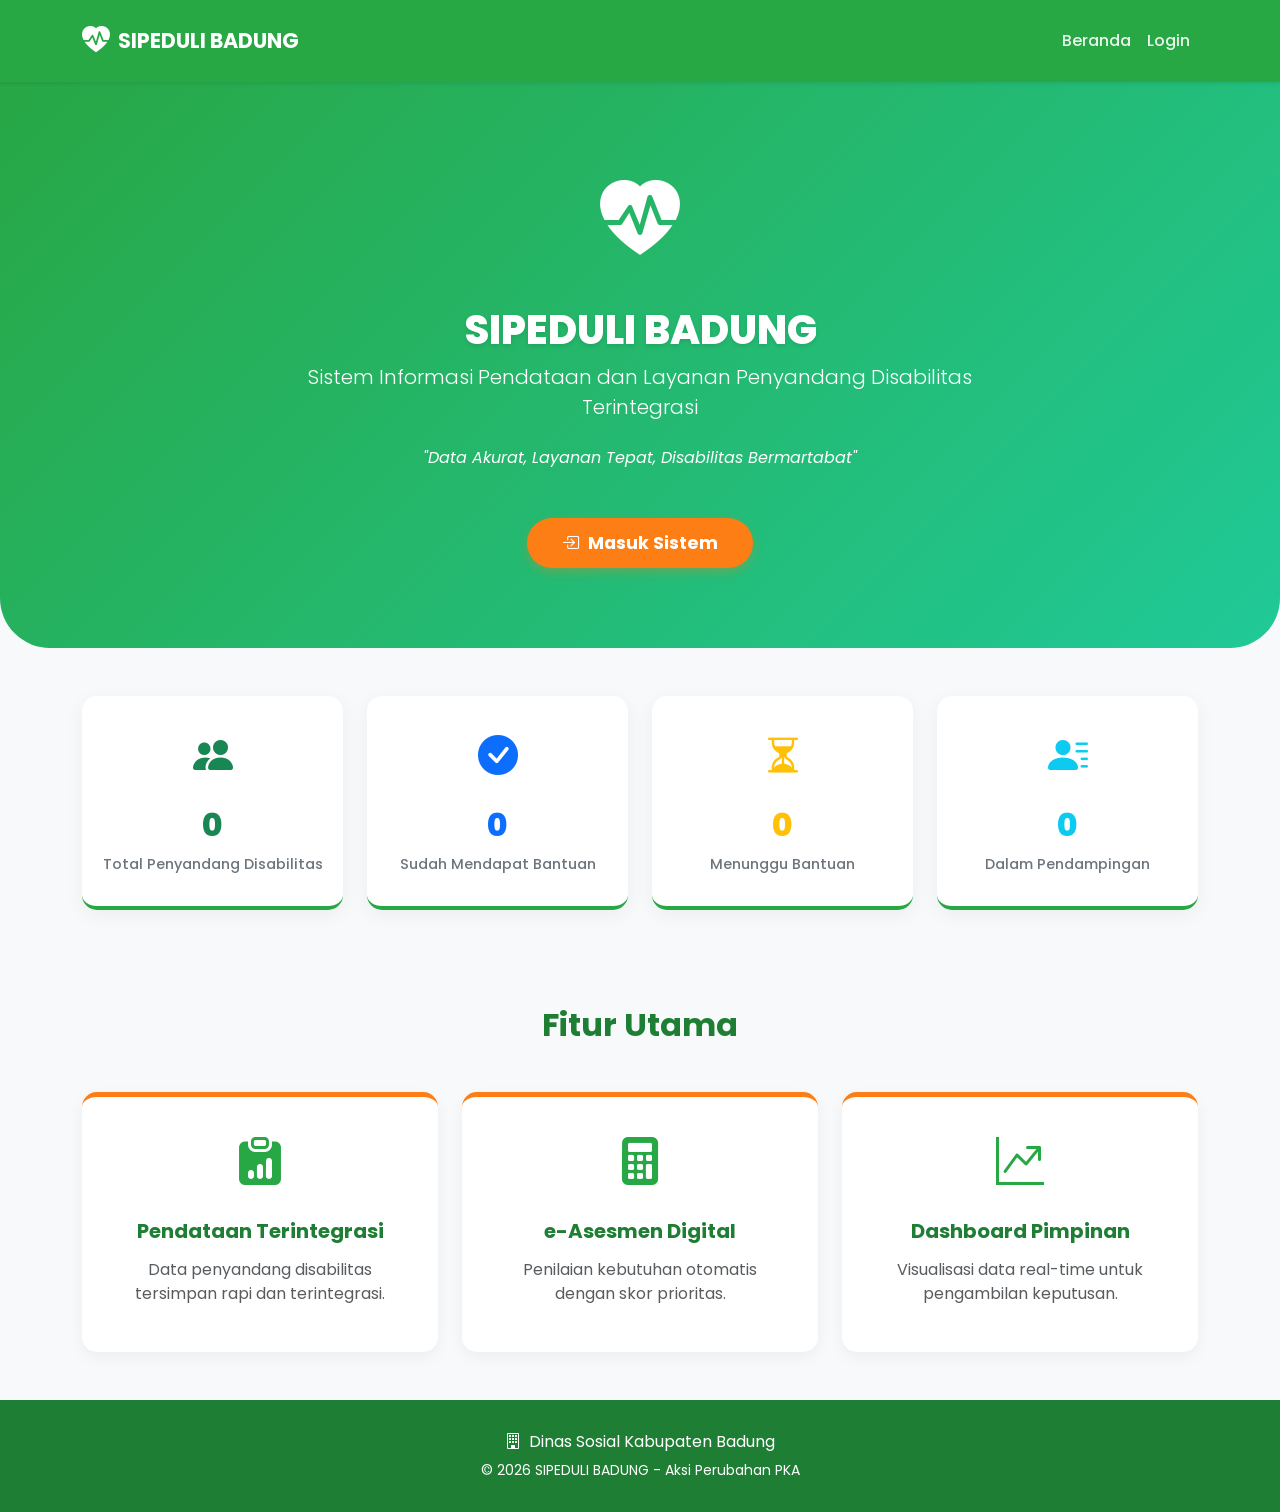
<file: index.html>
<!DOCTYPE html>
<html lang="id">
<head>
    <meta charset="UTF-8">
    <meta name="viewport" content="width=device-width, initial-scale=1.0">
    <title>SIPEDULI BADUNG - Beranda</title>
    <link href="https://cdn.jsdelivr.net/npm/bootstrap@5.3.0/dist/css/bootstrap.min.css" rel="stylesheet">
    <link href="https://cdn.jsdelivr.net/npm/bootstrap-icons@1.10.5/font/bootstrap-icons.css" rel="stylesheet">
    <link href="https://fonts.googleapis.com/css2?family=Poppins:wght@300;400;600;700&display=swap" rel="stylesheet">
    <style>
        :root {
            --primary-green: #28a745;
            --dark-green: #1e7e34;
            --primary-orange: #fd7e14;
            --dark-orange: #e56b00;
            --light-bg: #f8f9fa;
        }
        body { font-family: 'Poppins', sans-serif; background-color: var(--light-bg); }
        .navbar { background-color: var(--primary-green) !important; padding: 15px 0; }
        .navbar-brand { font-weight: 700; color: white !important; font-size: 1.3rem; }
        .nav-link { color: rgba(255,255,255,0.9) !important; font-weight: 500; }
        .nav-link:hover { color: var(--primary-orange) !important; }
        .hero-section {
            background: linear-gradient(135deg, var(--primary-green) 0%, #20c997 100%);
            color: white; padding: 80px 0; border-bottom-right-radius: 50px; border-bottom-left-radius: 50px;
        }
        .hero-title { font-size: 2.5rem; font-weight: 800; text-shadow: 0 2px 4px rgba(0,0,0,0.1); }
        .btn-login-hero {
            background-color: var(--primary-orange); color: white; border: none;
            padding: 12px 35px; border-radius: 30px; font-weight: 700; font-size: 1.1rem;
            transition: all 0.3s ease; box-shadow: 0 4px 10px rgba(253, 126, 20, 0.3);
        }
        .btn-login-hero:hover {
            background-color: var(--dark-orange); transform: translateY(-3px);
            color: white; box-shadow: 0 8px 15px rgba(253, 126, 20, 0.4);
        }
        .stat-card {
            background: white; border-radius: 15px; padding: 30px 20px; text-align: center;
            box-shadow: 0 5px 20px rgba(0,0,0,0.05); transition: transform 0.3s ease;
            border-bottom: 4px solid var(--primary-green); height: 100%;
        }
        .stat-card:hover { transform: translateY(-5px); box-shadow: 0 10px 25px rgba(0,0,0,0.1); }
        .stat-icon { font-size: 2.5rem; margin-bottom: 15px; }
        .stat-number { font-size: 2rem; font-weight: 800; margin-bottom: 5px; }
        .stat-label { color: #6c757d; font-size: 0.9rem; font-weight: 500; }
        .feature-card {
            background: white; border-radius: 15px; padding: 30px; text-align: center;
            box-shadow: 0 5px 15px rgba(0,0,0,0.05); height: 100%;
            border-top: 5px solid var(--primary-orange); transition: transform 0.3s ease;
        }
        .feature-card:hover { transform: translateY(-5px); }
        .feature-icon { font-size: 3rem; color: var(--primary-green); margin-bottom: 20px; }
        .feature-title { font-weight: 700; color: var(--dark-green); margin-bottom: 15px; }
        footer { background-color: var(--dark-green); color: white; padding: 30px 0; text-align: center; }
    </style>
</head>
<body>
    <nav class="navbar navbar-expand-lg navbar-dark shadow-sm sticky-top">
        <div class="container">
            <a class="navbar-brand d-flex align-items-center" href="index.html">
                <i class="bi bi-heart-pulse-fill me-2 fs-3"></i>SIPEDULI BADUNG
            </a>
            <button class="navbar-toggler" type="button" data-bs-toggle="collapse" data-bs-target="#navbarNav">
                <span class="navbar-toggler-icon"></span>
            </button>
            <div class="collapse navbar-collapse justify-content-end" id="navbarNav">
                <ul class="navbar-nav">
                    <li class="nav-item"><a class="nav-link active" href="index.html">Beranda</a></li>
                    <li class="nav-item"><a class="nav-link" href="login.html">Login</a></li>
                </ul>
            </div>
        </div>
    </nav>

    <section class="hero-section text-center">
        <div class="container">
            <div class="row justify-content-center">
                <div class="col-lg-8">
                    <div class="mb-4"><i class="bi bi-heart-pulse-fill" style="font-size: 5rem; color: white;"></i></div>
                    <h1 class="hero-title">SIPEDULI BADUNG</h1>
                    <p class="lead mb-4">Sistem Informasi Pendataan dan Layanan Penyandang Disabilitas Terintegrasi</p>
                    <p class="mb-5 fst-italic">"Data Akurat, Layanan Tepat, Disabilitas Bermartabat"</p>
                    <a href="login.html" class="btn btn-login-hero btn-lg">
                        <i class="bi bi-box-arrow-in-right me-2"></i>Masuk Sistem
                    </a>
                </div>
            </div>
        </div>
    </section>

    <section class="py-5">
        <div class="container">
            <div class="row g-4 justify-content-center">
                <div class="col-md-3 col-6">
                    <div class="stat-card">
                        <div class="stat-icon text-success"><i class="bi bi-people-fill"></i></div>
                        <div class="stat-number text-success" id="statTotal">0</div>
                        <div class="stat-label">Total Penyandang Disabilitas</div>
                    </div>
                </div>
                <div class="col-md-3 col-6">
                    <div class="stat-card">
                        <div class="stat-icon text-primary"><i class="bi bi-check-circle-fill"></i></div>
                        <div class="stat-number text-primary" id="statBantuan">0</div>
                        <div class="stat-label">Sudah Mendapat Bantuan</div>
                    </div>
                </div>
                <div class="col-md-3 col-6">
                    <div class="stat-card">
                        <div class="stat-icon text-warning"><i class="bi bi-hourglass-split"></i></div>
                        <div class="stat-number text-warning" id="statMenunggu">0</div>
                        <div class="stat-label">Menunggu Bantuan</div>
                    </div>
                </div>
                <div class="col-md-3 col-6">
                    <div class="stat-card">
                        <div class="stat-icon text-info"><i class="bi bi-person-lines-fill"></i></div>
                        <div class="stat-number text-info" id="statPendampingan">0</div>
                        <div class="stat-label">Dalam Pendampingan</div>
                    </div>
                </div>
            </div>
        </div>
    </section>

    <section class="py-5 bg-light">
        <div class="container">
            <h2 class="text-center fw-bold mb-5" style="color: var(--dark-green);">Fitur Utama</h2>
            <div class="row g-4">
                <div class="col-md-4">
                    <div class="feature-card">
                        <div class="feature-icon"><i class="bi bi-clipboard-data-fill"></i></div>
                        <h5 class="feature-title">Pendataan Terintegrasi</h5>
                        <p class="text-muted">Data penyandang disabilitas tersimpan rapi dan terintegrasi.</p>
                    </div>
                </div>
                <div class="col-md-4">
                    <div class="feature-card">
                        <div class="feature-icon"><i class="bi bi-calculator-fill"></i></div>
                        <h5 class="feature-title">e-Asesmen Digital</h5>
                        <p class="text-muted">Penilaian kebutuhan otomatis dengan skor prioritas.</p>
                    </div>
                </div>
                <div class="col-md-4">
                    <div class="feature-card">
                        <div class="feature-icon"><i class="bi bi-graph-up-arrow"></i></div>
                        <h5 class="feature-title">Dashboard Pimpinan</h5>
                        <p class="text-muted">Visualisasi data real-time untuk pengambilan keputusan.</p>
                    </div>
                </div>
            </div>
        </div>
    </section>

    <footer>
        <div class="container">
            <p class="mb-1"><i class="bi bi-building me-2"></i>Dinas Sosial Kabupaten Badung</p>
            <small>&copy; 2026 SIPEDULI BADUNG - Aksi Perubahan PKA</small>
        </div>
    </footer>

    <script src="https://cdn.jsdelivr.net/npm/bootstrap@5.3.0/dist/js/bootstrap.bundle.min.js"></script>
    <script src="assets/js/helper.js"></script>
    <script>
        async function loadStatistics() {
            try {
                if (typeof getStats !== 'function') {
                    console.warn('Fungsi getStats belum tersedia');
                    document.getElementById('statTotal').textContent = '1256';
                    document.getElementById('statBantuan').textContent = '847';
                    document.getElementById('statMenunggu').textContent = '312';
                    document.getElementById('statPendampingan').textContent = '97';
                    return;
                }
                
                const result = await getStats();
                console.log('Hasil stats:', result);
                
                if (result && result.success && result.data) {
                    document.getElementById('statTotal').textContent = result.data.totalDisabilitas || 0;
                    document.getElementById('statBantuan').textContent = result.data.sudahBantuan || 0;
                    document.getElementById('statMenunggu').textContent = result.data.menungguBantuan || 0;
                    document.getElementById('statPendampingan').textContent = result.data.dalamPendampingan || 0;
                } else {
                    document.getElementById('statTotal').textContent = '0';
                    document.getElementById('statBantuan').textContent = '0';
                    document.getElementById('statMenunggu').textContent = '0';
                    document.getElementById('statPendampingan').textContent = '0';
                }
            } catch (error) {
                console.error('Error loading statistics:', error);
                document.getElementById('statTotal').textContent = '0';
                document.getElementById('statBantuan').textContent = '0';
                document.getElementById('statMenunggu').textContent = '0';
                document.getElementById('statPendampingan').textContent = '0';
            }
        }
        document.addEventListener('DOMContentLoaded', loadStatistics);
    </script>
</body>
</html>
</file>
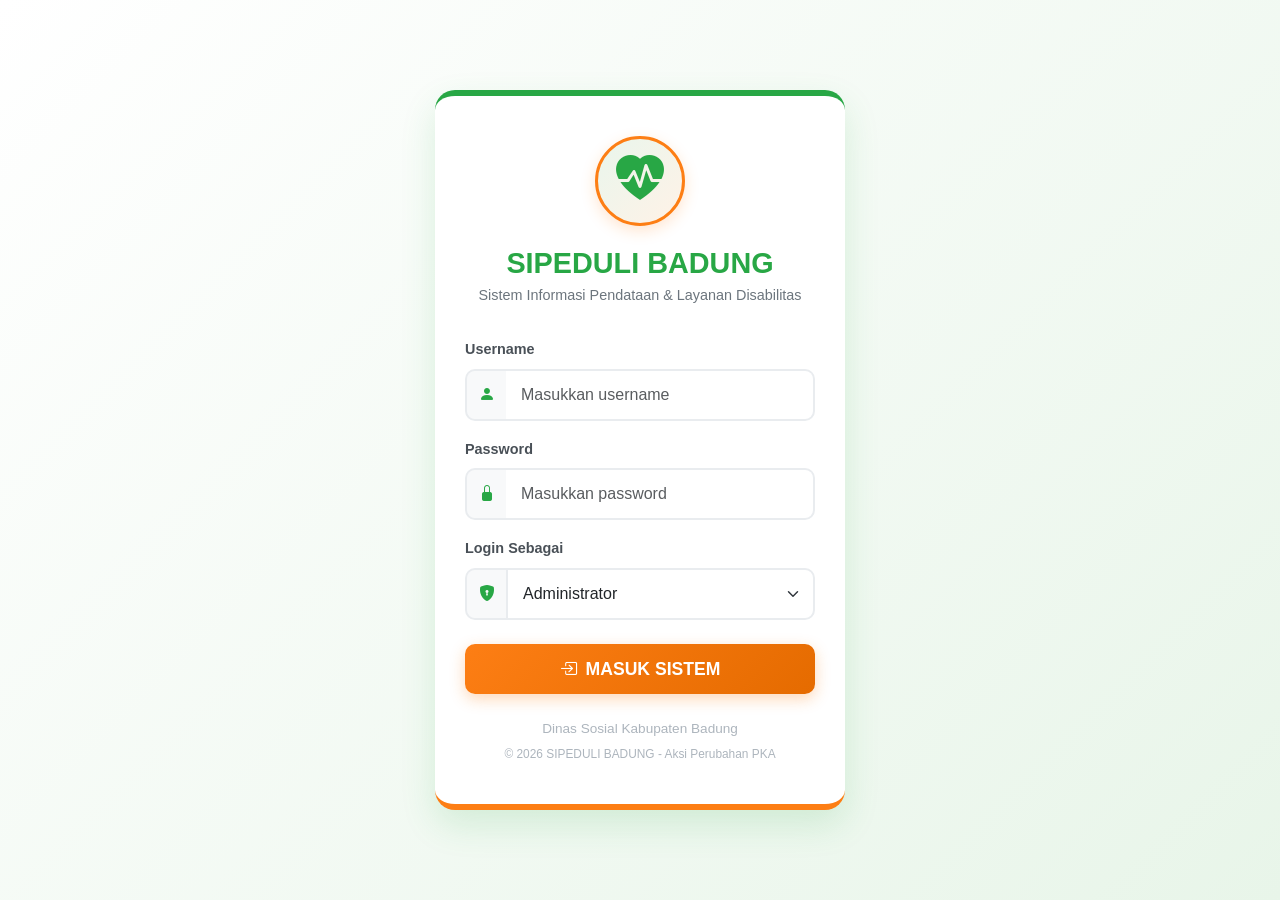
<file: login.html>
<!DOCTYPE html>
<html lang="id">
<head>
    <meta charset="UTF-8">
    <meta name="viewport" content="width=device-width, initial-scale=1.0">
    <title>Login - SIPEDULI BADUNG</title>
    <!-- Bootstrap CSS -->
    <link href="https://cdn.jsdelivr.net/npm/bootstrap@5.3.0/dist/css/bootstrap.min.css" rel="stylesheet">
    <!-- Bootstrap Icons -->
    <link href="https://cdn.jsdelivr.net/npm/bootstrap-icons@1.10.0/font/bootstrap-icons.css" rel="stylesheet">
    
    <style>
        :root {
            --primary-green: #28a745;
            --primary-orange: #fd7e14;
            --light-bg: #f8f9fa;
        }

        body {
            background: linear-gradient(135deg, #ffffff 0%, #e8f5e9 100%);
            min-height: 100vh;
            display: flex;
            align-items: center;
            justify-content: center;
            font-family: 'Segoe UI', Tahoma, Geneva, Verdana, sans-serif;
        }

        .login-container {
            width: 100%;
            max-width: 450px;
            padding: 20px;
        }

        .login-card {
            background: #ffffff;
            border-radius: 20px;
            box-shadow: 0 15px 35px rgba(40, 167, 69, 0.15);
            padding: 40px 30px;
            border-top: 6px solid var(--primary-green);
            border-bottom: 6px solid var(--primary-orange);
            transition: transform 0.3s ease;
        }

        .login-card:hover {
            transform: translateY(-5px);
        }

        .logo-wrapper {
            width: 90px;
            height: 90px;
            background: linear-gradient(135deg, rgba(40, 167, 69, 0.1) 0%, rgba(253, 126, 20, 0.1) 100%);
            border-radius: 50%;
            display: flex;
            align-items: center;
            justify-content: center;
            margin: 0 auto 20px;
            border: 3px solid var(--primary-orange);
            box-shadow: 0 5px 15px rgba(253, 126, 20, 0.2);
        }

        .logo-wrapper i {
            font-size: 3rem;
            color: var(--primary-green);
        }

        .app-title {
            color: var(--primary-green);
            font-weight: 800;
            font-size: 1.8rem;
            margin-bottom: 5px;
        }

        .app-subtitle {
            color: #6c757d;
            font-size: 0.9rem;
            margin-bottom: 30px;
        }

        .form-label {
            font-weight: 600;
            color: #495057;
            font-size: 0.9rem;
        }

        .form-control, .form-select {
            border-radius: 10px;
            padding: 12px 15px;
            border: 2px solid #e9ecef;
            transition: all 0.3s ease;
        }

        .form-control:focus, .form-select:focus {
            border-color: var(--primary-green);
            box-shadow: 0 0 0 0.25rem rgba(40, 167, 69, 0.25);
        }

        .btn-login {
            background: linear-gradient(135deg, var(--primary-orange) 0%, #e56b00 100%);
            color: white;
            border: none;
            border-radius: 10px;
            padding: 12px;
            font-weight: 700;
            font-size: 1.1rem;
            width: 100%;
            transition: all 0.3s ease;
            box-shadow: 0 5px 15px rgba(253, 126, 20, 0.3);
        }

        .btn-login:hover {
            background: linear-gradient(135deg, #e56b00 0%, var(--primary-orange) 100%);
            color: white;
            transform: translateY(-2px);
            box-shadow: 0 8px 20px rgba(253, 126, 20, 0.4);
        }

        .btn-login:disabled {
            opacity: 0.7;
            cursor: not-allowed;
            transform: none;
        }

        .footer-text {
            text-align: center;
            margin-top: 25px;
            font-size: 0.85rem;
            color: #adb5bd;
        }

        .input-group-text {
            background-color: #f8f9fa;
            border: 2px solid #e9ecef;
            border-right: none;
            border-radius: 10px 0 0 10px;
            color: var(--primary-green);
        }
        
        .input-group .form-control {
            border-left: none;
            border-radius: 0 10px 10px 0;
        }

        .input-group .form-control:focus {
            border-left: none;
        }
    </style>
</head>
<body>

    <div class="login-container">
        <div class="login-card">
            <!-- Logo Hati -->
            <div class="logo-wrapper">
                <i class="bi bi-heart-pulse-fill"></i>
            </div>
            
            <h2 class="text-center app-title">SIPEDULI BADUNG</h2>
            <p class="text-center app-subtitle">Sistem Informasi Pendataan & Layanan Disabilitas</p>

            <form id="loginForm">
                <div class="mb-3">
                    <label for="username" class="form-label">Username</label>
                    <div class="input-group">
                        <span class="input-group-text"><i class="bi bi-person-fill"></i></span>
                        <input type="text" class="form-control" id="username" placeholder="Masukkan username" required>
                    </div>
                </div>

                <div class="mb-3">
                    <label for="password" class="form-label">Password</label>
                    <div class="input-group">
                        <span class="input-group-text"><i class="bi bi-lock-fill"></i></span>
                        <input type="password" class="form-control" id="password" placeholder="Masukkan password" required>
                    </div>
                </div>

                <div class="mb-4">
                    <label for="role" class="form-label">Login Sebagai</label>
                    <div class="input-group">
                        <span class="input-group-text"><i class="bi bi-shield-lock-fill"></i></span>
                        <select class="form-select" id="role" required>
                            <option value="admin">Administrator</option>
                            <option value="operator_dinsos">Operator Dinas Sosial</option>
                            <option value="operator_kec">Operator Kecamatan</option>
                            <option value="operator_desa">Operator Desa/Kelurahan</option>
                            <option value="pimpinan">Pimpinan</option>
                        </select>
                    </div>
                </div>

                <button type="submit" class="btn btn-login" id="btnLogin">
                    <i class="bi bi-box-arrow-in-right me-2"></i>MASUK SISTEM
                </button>
            </form>

            <div class="footer-text">
                <p class="mb-1">Dinas Sosial Kabupaten Badung</p>
                <small>© 2026 SIPEDULI BADUNG - Aksi Perubahan PKA</small>
            </div>
        </div>
    </div>

    <!-- Notifikasi Container -->
    <div id="notifContainer" style="position: fixed; top: 20px; right: 20px; z-index: 9999;"></div>

    <!-- Bootstrap JS -->
    <script src="https://cdn.jsdelivr.net/npm/bootstrap@5.3.0/dist/js/bootstrap.bundle.min.js"></script>
    
    <!-- Helper JS (Pastikan path ini sesuai dengan struktur folder Anda) -->
    <script src="assets/js/helper.js"></script>
    
    <script>
        // Fungsi untuk menampilkan notifikasi
        function showNotif(pesan, tipe = 'success') {
            const container = document.getElementById('notifContainer');
            const alertClass = tipe === 'success' ? 'alert-success' : 'alert-danger';
            const icon = tipe === 'success' ? 'bi-check-circle-fill' : 'bi-exclamation-triangle-fill';
            
            const notif = document.createElement('div');
            notif.className = `alert ${alertClass} alert-dismissible fade show shadow`;
            notif.style.cssText = 'min-width: 300px; border-radius: 10px;';
            notif.innerHTML = `
                <i class="bi ${icon} me-2"></i>${pesan}
                <button type="button" class="btn-close" data-bs-dismiss="alert"></button>
            `;
            container.appendChild(notif);
            
            setTimeout(() => notif.remove(), 4000);
        }

        // Handle Login Form
        document.getElementById('loginForm').addEventListener('submit', async function(e) {
            e.preventDefault();
            
            const username = document.getElementById('username').value;
            const password = document.getElementById('password').value;
            const role = document.getElementById('role').value;
            const btnLogin = document.getElementById('btnLogin');
            
            // Ubah tombol jadi loading
            const originalText = btnLogin.innerHTML;
            btnLogin.innerHTML = '<span class="spinner-border spinner-border-sm me-2"></span>Memverifikasi...';
            btnLogin.disabled = true;

            try {
                // Panggil fungsi login dari helper.js
                // Pastikan fungsi 'login' sudah ada di assets/js/helper.js
                if (typeof login !== 'undefined') {
                    const result = await login(username, password, role);
                    
                    if (result && result.success) {
                        // Simpan data user ke sessionStorage
                        sessionStorage.setItem('userRole', result.data.role);
                        sessionStorage.setItem('userName', result.data.nama_lengkap);
                        sessionStorage.setItem('userId', result.data.id);
                        
                        showNotif(`Selamat datang, ${result.data.nama_lengkap}!`, 'success');
                        
                        // Redirect ke dashboard setelah 1 detik
                        setTimeout(() => {
                            window.location.href = 'dashboard.html';
                        }, 1000);
                    } else {
                        showNotif(result?.message || 'Username atau password salah!', 'danger');
                        btnLogin.innerHTML = originalText;
                        btnLogin.disabled = false;
                    }
                } else {
                    // Fallback jika helper.js belum dimuat
                    console.warn('Fungsi login tidak ditemukan di helper.js');
                    showNotif('Sistem sedang dalam perbaikan. Silakan coba lagi.', 'danger');
                    btnLogin.innerHTML = originalText;
                    btnLogin.disabled = false;
                }
            } catch (error) {
                console.error('Login error:', error);
                showNotif('Terjadi kesalahan koneksi. Silakan coba lagi.', 'danger');
                btnLogin.innerHTML = originalText;
                btnLogin.disabled = false;
            }
        });
    </script>
</body>
</html>
</file>
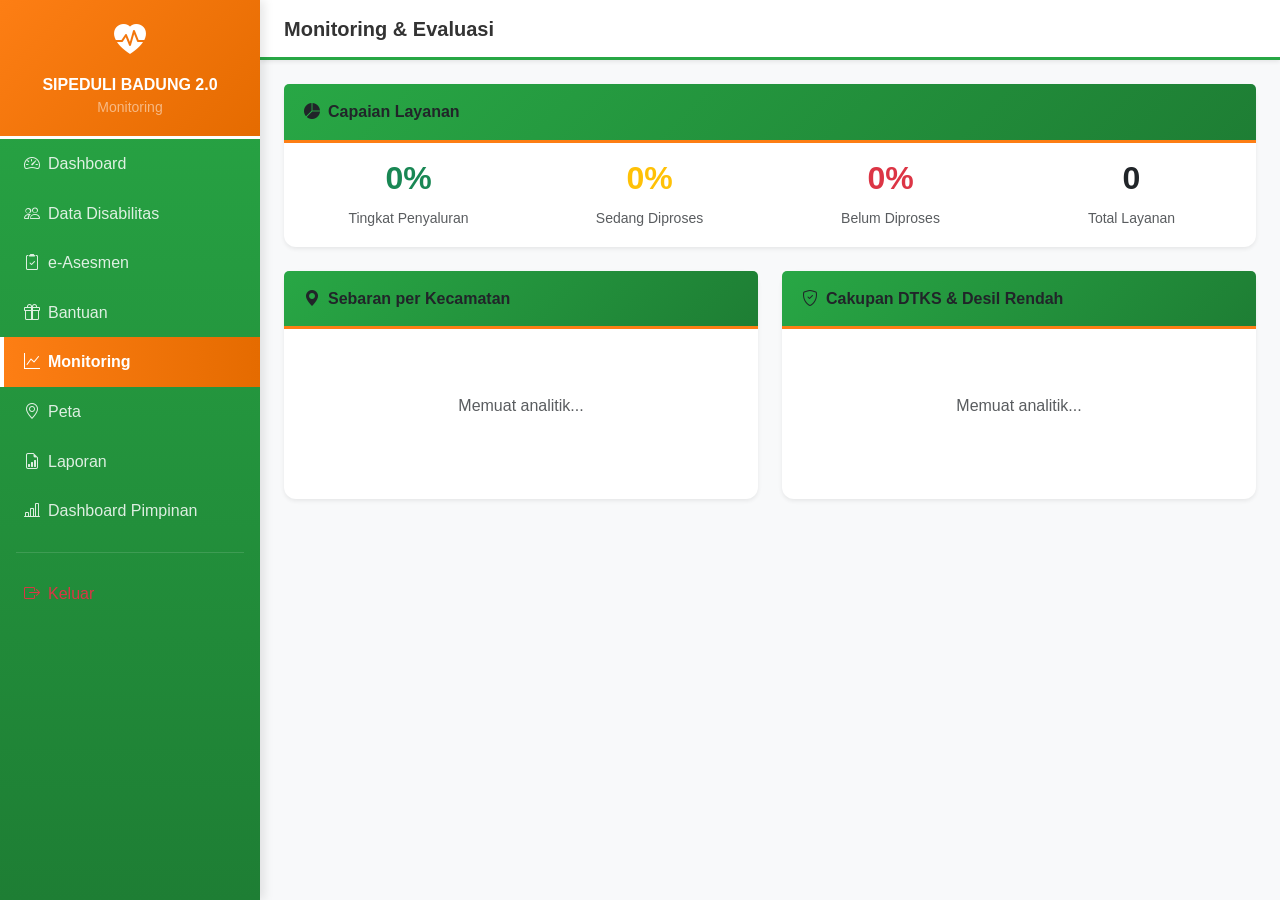
<file: monitoring.html>
<!DOCTYPE html>
<html lang="id">
<head>
    <meta charset="UTF-8">
    <meta name="viewport" content="width=device-width, initial-scale=1.0">
    <title>Monitoring - SIPEDULI BADUNG 2.0</title>
    <link href="https://cdn.jsdelivr.net/npm/bootstrap@5.3.0/dist/css/bootstrap.min.css" rel="stylesheet">
    <link href="https://cdn.jsdelivr.net/npm/bootstrap-icons@1.10.0/font/bootstrap-icons.css" rel="stylesheet">
    <link href="assets/css/style.css" rel="stylesheet">
</head>
<body>
    <div class="sidebar" id="sidebar">
        <div class="sidebar-header p-3 text-center">
            <i class="bi bi-heart-pulse-fill fs-2 text-white"></i>
            <h6 class="text-white fw-bold mt-2 mb-0">SIPEDULI BADUNG 2.0</h6>
            <small class="text-white-50">Monitoring</small>
        </div>
        <nav class="sidebar-nav">
            <a href="dashboard.html" class="nav-link-sidebar"><i class="bi bi-speedometer2 me-2"></i>Dashboard</a>
            <a href="data-disabilitas.html" class="nav-link-sidebar"><i class="bi bi-people me-2"></i>Data Disabilitas</a>
            <a href="asesmen.html" class="nav-link-sidebar"><i class="bi bi-clipboard2-check me-2"></i>e-Asesmen</a>
            <a href="bantuan.html" class="nav-link-sidebar"><i class="bi bi-gift me-2"></i>Bantuan</a>
            <a href="monitoring.html" class="nav-link-sidebar active"><i class="bi bi-graph-up me-2"></i>Monitoring</a>
            <a href="peta.html" class="nav-link-sidebar"><i class="bi bi-geo-alt me-2"></i>Peta</a>
            <a href="laporan.html" class="nav-link-sidebar"><i class="bi bi-file-earmark-bar-graph me-2"></i>Laporan</a>
            <a href="pimpinan.html" class="nav-link-sidebar"><i class="bi bi-bar-chart-line me-2"></i>Dashboard Pimpinan</a>
            <hr class="text-white-50 mx-3">
            <a href="login.html" class="nav-link-sidebar text-danger" onclick="sessionStorage.clear()"><i class="bi bi-box-arrow-right me-2"></i>Keluar</a>
        </nav>
    </div>

    <div class="main-content">
        <nav class="navbar top-navbar shadow-sm px-4">
            <button class="btn btn-sm btn-outline-secondary d-lg-none" onclick="toggleSidebar()"><i class="bi bi-list"></i></button>
            <h5 class="mb-0 fw-bold" style="color: var(--maroon);">Monitoring & Evaluasi</h5>
        </nav>

        <div class="content-area p-4">
            <div class="card shadow-sm border-0 mb-4">
                <div class="card-header bg-white fw-bold" style="color: var(--maroon);">
                    <i class="bi bi-pie-chart-fill me-2"></i>Capaian Layanan
                </div>
                <div class="card-body">
                    <div class="row text-center">
                        <div class="col-md-3"><h2 class="fw-bold text-success" id="capaianSelesai">0%</h2><small class="text-muted">Tingkat Penyaluran</small></div>
                        <div class="col-md-3"><h2 class="fw-bold text-warning" id="capaianProses">0%</h2><small class="text-muted">Sedang Diproses</small></div>
                        <div class="col-md-3"><h2 class="fw-bold text-danger" id="capaianPending">0%</h2><small class="text-muted">Belum Diproses</small></div>
                        <div class="col-md-3"><h2 class="fw-bold" style="color: var(--maroon);" id="totalLayanan">0</h2><small class="text-muted">Total Layanan</small></div>
                    </div>
                </div>
            </div>

            <div class="row g-4">
                <div class="col-lg-6">
                    <div class="card shadow-sm border-0 h-100">
                        <div class="card-header bg-white fw-bold" style="color: var(--maroon);">
                            <i class="bi bi-geo-alt-fill me-2"></i>Sebaran per Kecamatan
                        </div>
                        <div class="card-body" id="chartKecamatan">
                            <p class="text-center text-muted py-5">Memuat analitik...</p>
                        </div>
                    </div>
                </div>
                <div class="col-lg-6">
                    <div class="card shadow-sm border-0 h-100">
                        <div class="card-header bg-white fw-bold" style="color: var(--maroon);">
                            <i class="bi bi-shield-check me-2"></i>Cakupan DTKS & Desil Rendah
                        </div>
                        <div class="card-body" id="chartDtks">
                            <p class="text-center text-muted py-5">Memuat analitik...</p>
                        </div>
                    </div>
                </div>
            </div>
        </div>
    </div>

    <script src="https://cdn.jsdelivr.net/npm/bootstrap@5.3.0/dist/js/bootstrap.bundle.min.js"></script>
    <script src="assets/js/helper.js"></script>
    <script>
        document.addEventListener('DOMContentLoaded', loadMonitoring);

        async function loadMonitoring() {
            showLoading('Memuat data monitoring...');
            const [bantuanResult, analitikResult] = await Promise.all([getBantuan({}), getAnalitik()]);
            hideLoading();

            if (bantuanResult && bantuanResult.success) {
                const data = bantuanResult.data;
                const total = data.length;
                let selesai = data.filter(d => d.status === 'Selesai').length;
                let proses = data.filter(d => d.status === 'Proses').length;
                let pending = total - selesai - proses;

                document.getElementById('totalLayanan').textContent = total;
                document.getElementById('capaianSelesai').textContent = total > 0 ? Math.round((selesai/total)*100) + '%' : '0%';
                document.getElementById('capaianProses').textContent = total > 0 ? Math.round((proses/total)*100) + '%' : '0%';
                document.getElementById('capaianPending').textContent = total > 0 ? Math.round((pending/total)*100) + '%' : '0%';
            }

            if (analitikResult && analitikResult.success) {
                const analitik = analitikResult.data;
                
                // Render Kecamatan
                let htmlKec = '<div class="list-group">';
                Object.keys(analitik.perKecamatan).forEach(kec => {
                    const d = analitik.perKecamatan[kec];
                    const persen = d.total > 0 ? Math.round((d.dtks/d.total)*100) : 0;
                    htmlKec += `<div class="list-group-item d-flex justify-content-between align-items-center">
                        <div><strong>${kec}</strong><br><small class="text-muted">${d.total} penyandang disabilitas</small></div>
                        <span class="badge bg-maroon rounded-pill">${d.dtks} DTKS (${persen}%)</span>
                    </div>`;
                });
                htmlKec += '</div>';
                document.getElementById('chartKecamatan').innerHTML = htmlKec;

                // Render DTKS
                const totalDtks = analitik.dtks.ya + analitik.dtks.tidak;
                const persenDtks = totalDtks > 0 ? Math.round((analitik.dtks.ya/totalDtks)*100) : 0;
                document.getElementById('chartDtks').innerHTML = `
                    <div class="row text-center mb-4">
                        <div class="col-6"><h3 class="fw-bold text-success">${analitik.dtks.ya}</h3><small>Terdaftar DTKS</small></div>
                        <div class="col-6"><h3 class="fw-bold text-secondary">${analitik.dtks.tidak}</h3><small>Non-DTKS</small></div>
                    </div>
                    <div class="progress mb-3" style="height: 25px;">
                        <div class="progress-bar bg-success" style="width: ${persenDtks}%">${persenDtks}% DTKS</div>
                        <div class="progress-bar bg-secondary" style="width: ${100-persenDtks}%">${100-persenDtks}% Non-DTKS</div>
                    </div>
                    <p class="text-muted small text-center">Cakupan DTKS dari total ${totalDtks} data</p>
                `;
            }
        }

        function toggleSidebar() { document.getElementById('sidebar').classList.toggle('show'); }
    </script>
</body>
</html>
</file>
<file: assets/css/style.css>
/* ============================================
SIPEDULI BADUNG 2.0 - STYLESHEET
Tema: Hijau, Orange, Putih, dan Abu-abu
============================================ */
:root {
    --primary-green: #28a745;
    --dark-green: #1e7e34;
    --light-green: rgba(40, 167, 69, 0.1);
    --primary-orange: #fd7e14;
    --dark-orange: #e56b00;
    --light-orange: rgba(253, 126, 20, 0.1);
    --white: #ffffff;
    --gray: #6c757d;
    --light-gray: #f8f9fa;
    --dark-gray: #343a40;
}

* {
    margin: 0;
    padding: 0;
    box-sizing: border-box;
}

body {
    font-family: 'Segoe UI', Tahoma, Geneva, Verdana, sans-serif;
    background-color: var(--light-gray);
    color: #333;
    line-height: 1.6;
}

/* Navbar & Sidebar */
.bg-primary {
    background: linear-gradient(135deg, var(--primary-green) 0%, var(--dark-green) 100%) !important;
}

.bg-secondary {
    background: linear-gradient(135deg, var(--primary-orange) 0%, var(--dark-orange) 100%) !important;
}

.sidebar {
    position: fixed;
    top: 0;
    left: 0;
    width: 260px;
    height: 100vh;
    background: linear-gradient(180deg, var(--primary-green) 0%, var(--dark-green) 100%);
    z-index: 1000;
    overflow-y: auto;
    box-shadow: 4px 0 10px rgba(0, 0, 0, 0.1);
}

.sidebar-header {
    background: linear-gradient(135deg, var(--primary-orange) 0%, var(--dark-orange) 100%);
    border-bottom: 3px solid var(--white);
    padding: 20px;
}

.nav-link-sidebar {
    display: flex;
    align-items: center;
    padding: 12px 20px;
    color: rgba(255, 255, 255, 0.85);
    text-decoration: none;
    transition: all 0.3s ease;
    border-left: 4px solid transparent;
}

.nav-link-sidebar:hover {
    background: rgba(255, 255, 255, 0.1);
    color: var(--white);
    border-left-color: var(--primary-orange);
}

.nav-link-sidebar.active {
    background: linear-gradient(90deg, var(--primary-orange) 0%, var(--dark-orange) 100%);
    color: var(--white);
    border-left-color: var(--white);
    font-weight: 600;
}

.main-content {
    margin-left: 260px;
    min-height: 100vh;
}

.top-navbar {
    background: var(--white);
    min-height: 60px;
    position: sticky;
    top: 0;
    z-index: 100;
    box-shadow: 0 2px 10px rgba(0, 0, 0, 0.05);
    border-bottom: 3px solid var(--primary-green);
}

.content-area {
    padding: 30px;
}

/* Hero Section */
.hero-section {
    background: linear-gradient(135deg, var(--primary-green) 0%, var(--dark-green) 100%);
    position: relative;
    overflow: hidden;
}

/* Stat Cards */
.stat-card {
    background: var(--white);
    border-radius: 12px;
    transition: all 0.3s ease;
    border-top: 4px solid var(--primary-green);
    box-shadow: 0 4px 12px rgba(0, 0, 0, 0.08);
}

.stat-card:hover {
    transform: translateY(-8px);
    box-shadow: 0 12px 24px rgba(0, 0, 0, 0.15);
}

.stat-card-dash {
    background: var(--white);
    border-left: 5px solid var(--primary-green);
    transition: all 0.3s ease;
    box-shadow: 0 4px 12px rgba(0, 0, 0, 0.08);
}

.stat-card-dash:hover {
    transform: translateY(-3px);
    box-shadow: 0 8px 20px rgba(0, 0, 0, 0.12);
}

/* Feature Cards */
.feature-card {
    background: var(--white);
    border-radius: 12px;
    transition: all 0.3s ease;
    border-top: 5px solid var(--primary-orange);
    box-shadow: 0 4px 12px rgba(0, 0, 0, 0.08);
}

.feature-card:hover {
    transform: translateY(-8px);
    box-shadow: 0 12px 24px rgba(0, 0, 0, 0.15);
    border-top-color: var(--primary-green);
}

/* Buttons */
.btn-primary {
    background: linear-gradient(135deg, var(--primary-green) 0%, var(--dark-green) 100%);
    color: var(--white);
    border: none;
    transition: all 0.3s ease;
}

.btn-primary:hover {
    background: linear-gradient(135deg, var(--dark-green) 0%, var(--primary-green) 100%);
    color: var(--white);
    transform: translateY(-2px);
    box-shadow: 0 4px 12px rgba(40, 167, 69, 0.4);
}

.btn-secondary {
    background: linear-gradient(135deg, var(--primary-orange) 0%, var(--dark-orange) 100%);
    color: var(--white);
    border: none;
    transition: all 0.3s ease;
}

.btn-secondary:hover {
    background: linear-gradient(135deg, var(--dark-orange) 0%, var(--primary-orange) 100%);
    color: var(--white);
    transform: translateY(-2px);
    box-shadow: 0 4px 12px rgba(253, 126, 20, 0.4);
}

/* Login Page */
.bg-login {
    background: linear-gradient(135deg, var(--primary-green) 0%, var(--dark-green) 100%);
    min-height: 100vh;
}

.login-card {
    background: var(--white);
    border-radius: 15px;
    box-shadow: 0 10px 40px rgba(0, 0, 0, 0.2);
    border-top: 5px solid var(--primary-orange);
}

.login-icon {
    width: 100px;
    height: 100px;
    background: linear-gradient(135deg, var(--light-green) 0%, var(--light-orange) 100%);
    border-radius: 50%;
    display: inline-flex;
    align-items: center;
    justify-content: center;
    margin-bottom: 20px;
    border: 3px solid var(--primary-orange);
}

.login-icon i {
    font-size: 3rem;
    color: var(--primary-green);
}

/* Tables */
.table thead {
    background: linear-gradient(135deg, var(--primary-green) 0%, var(--dark-green) 100%);
}

.table-hover tbody tr:hover {
    background-color: var(--light-green);
}

/* Cards */
.card {
    border: none;
    border-radius: 12px;
    box-shadow: 0 4px 12px rgba(0, 0, 0, 0.08);
}

.card-header {
    background: linear-gradient(135deg, var(--primary-green) 0%, var(--dark-green) 100%);
    color: var(--white);
    border-bottom: 3px solid var(--primary-orange);
    font-weight: 600;
    padding: 15px 20px;
}

/* Responsive */
@media (max-width: 991px) {
    .sidebar {
        transform: translateX(-100%);
    }
    .sidebar.show {
        transform: translateX(0);
    }
    .main-content {
        margin-left: 0;
    }
}

/* Animations */
@keyframes fadeIn {
    from { opacity: 0; transform: translateY(20px); }
    to { opacity: 1; transform: translateY(0); }
}

.card, .stat-card, .feature-card {
    animation: fadeIn 0.5s ease;
}

/* Scrollbar */
::-webkit-scrollbar {
    width: 10px;
}

::-webkit-scrollbar-track {
    background: var(--light-gray);
}

::-webkit-scrollbar-thumb {
    background: linear-gradient(180deg, var(--primary-green) 0%, var(--primary-orange) 100%);
    border-radius: 5px;
}

/* Utility Classes */
.text-primary {
    color: var(--primary-green) !important;
}

.text-secondary {
    color: var(--primary-orange) !important;
}

.text-gray {
    color: var(--gray) !important;
}

.bg-light {
    background-color: var(--light-gray) !important;
}

.border-primary {
    border-color: var(--primary-green) !important;
}

.border-secondary {
    border-color: var(--primary-orange) !important;
}
</file>
